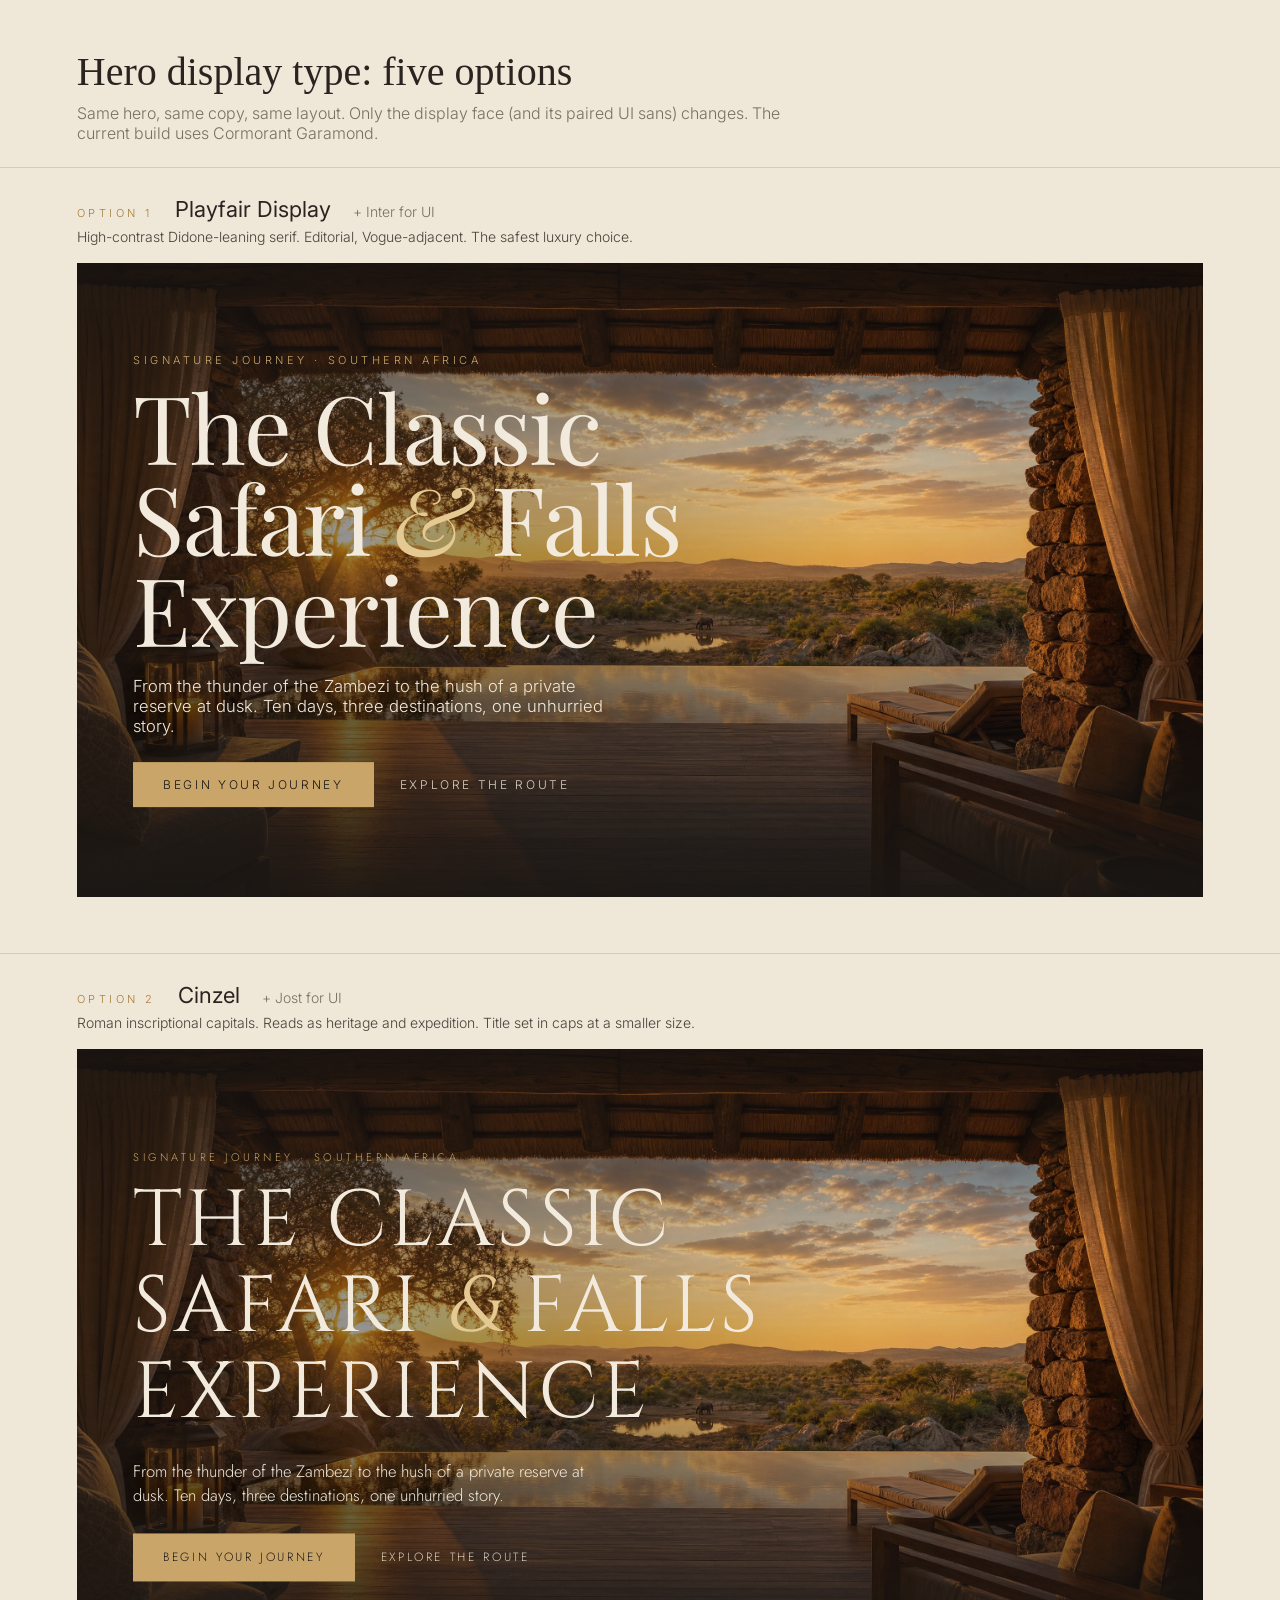
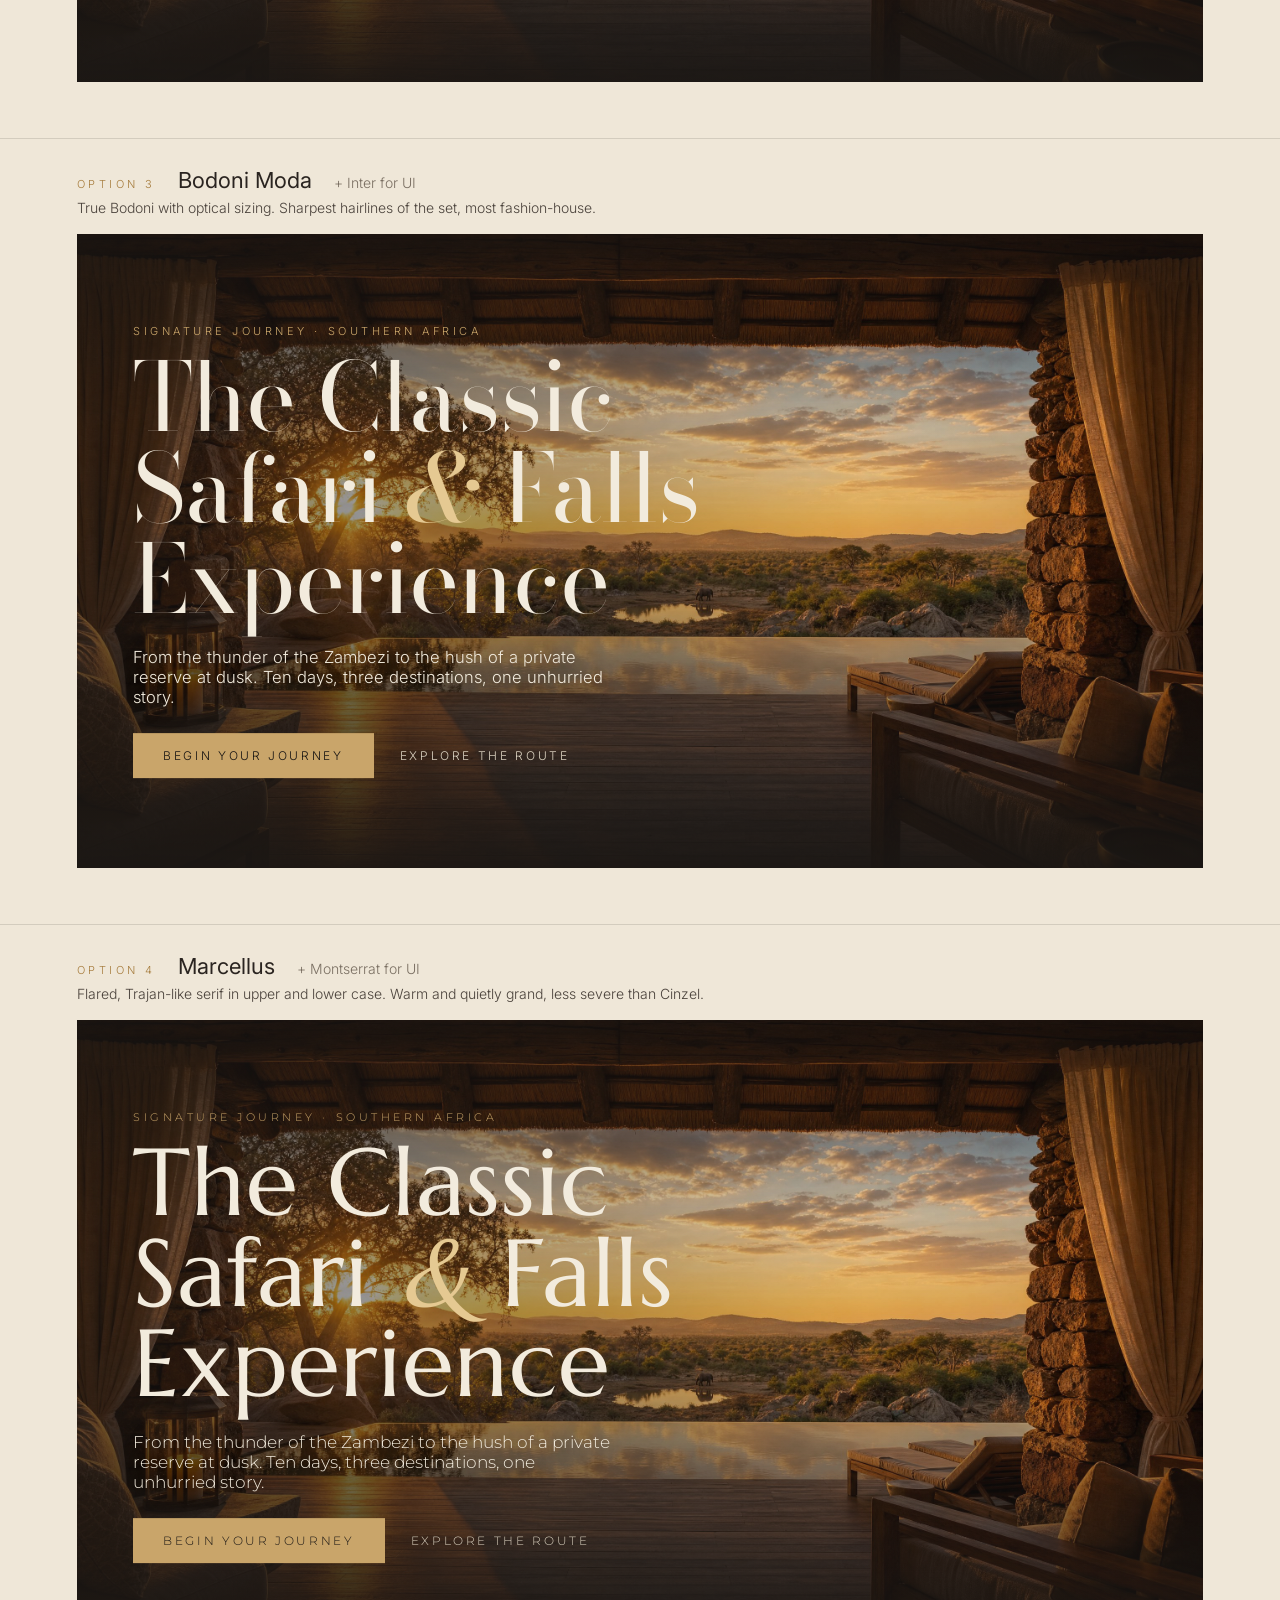
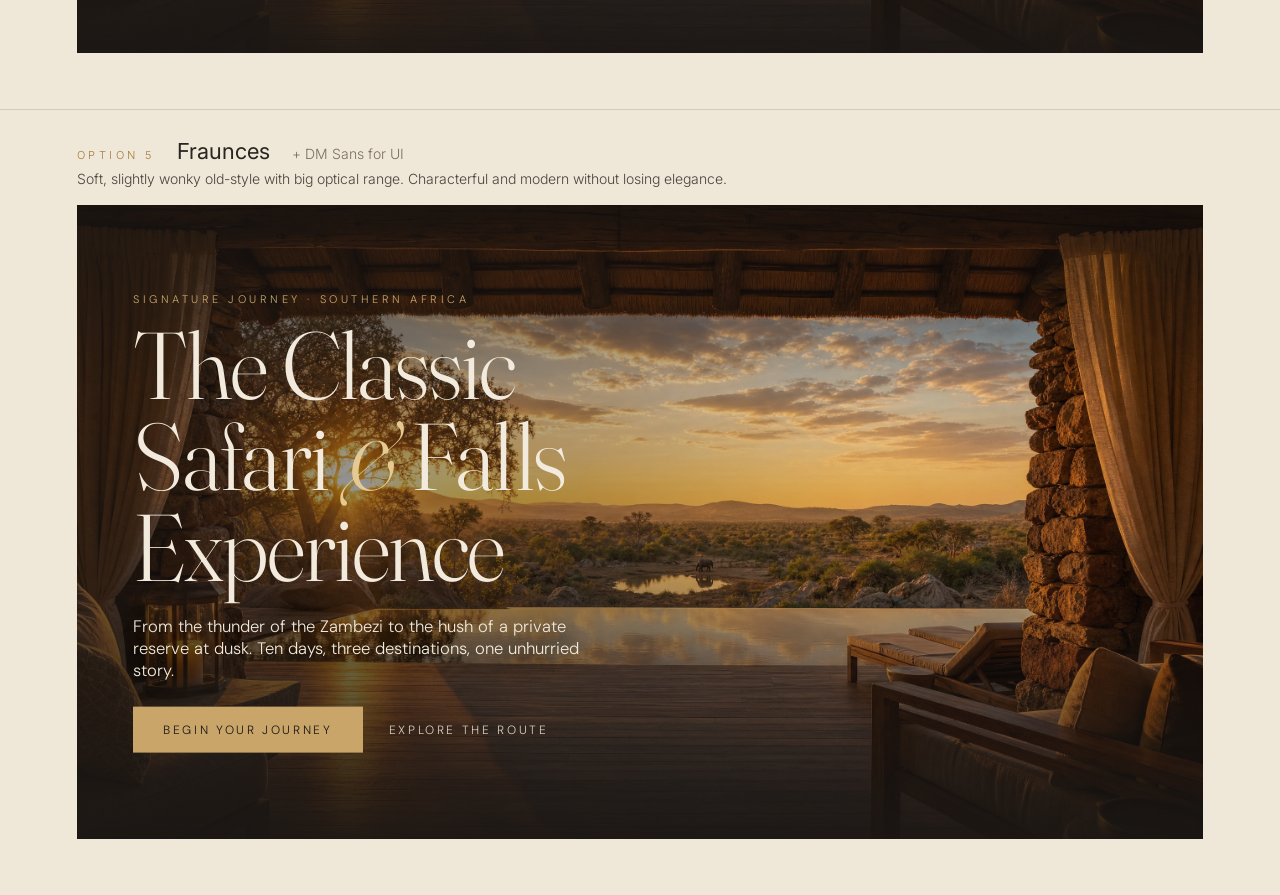
<file: font-options.html>
<!DOCTYPE html><html lang="en"><head><meta charset="utf-8"><meta name="viewport" content="width=device-width,initial-scale=1">
<title>GoKo hero — font options</title>
<link rel="preconnect" href="https://fonts.googleapis.com"><link rel="preconnect" href="https://fonts.gstatic.com" crossorigin>
<link href="https://fonts.googleapis.com/css2?family=Playfair+Display:ital,wght@0,400;0,500;1,400&family=Cinzel:wght@400;500&family=Bodoni+Moda:ital,opsz,wght@0,6..96,400;1,6..96,400&family=Marcellus&family=Fraunces:ital,opsz,wght@0,9..144,300;1,9..144,300&family=Inter:wght@300;400&family=Jost:wght@300;400&family=Montserrat:wght@300;400&family=DM+Sans:wght@300;400&display=swap" rel="stylesheet">
<style>
body{margin:0;background:#efe7d8;color:#2a2420;font-family:Inter,system-ui,sans-serif;font-weight:300}
header{padding:48px 6vw 24px}
header h2{font-family:"Cormorant Garamond",serif;font-weight:300;font-size:40px;margin:0 0 8px}
header p{margin:0;color:#7a6f62;max-width:720px}
.opt{padding:28px 6vw 56px;border-top:1px solid rgba(42,36,32,.14)}
.opt__label{display:grid;grid-template-columns:auto auto 1fr;gap:6px 22px;align-items:baseline;margin-bottom:18px}
.opt__label span{font-size:11px;letter-spacing:.32em;text-transform:uppercase;color:#a67c3d}
.opt__label strong{font-size:22px;font-weight:400}
.opt__label em{font-style:normal;color:#7a6f62;font-size:14px}
.opt__label p{grid-column:1/-1;margin:0;color:#4a423b;font-size:14px;max-width:760px}
.hero{position:relative;aspect-ratio:16/9;max-height:640px;overflow:hidden;background:#1b1714}
.hero img{position:absolute;inset:0;width:100%;height:100%;object-fit:cover;object-position:center 40%}
.shade{position:absolute;inset:0;background:linear-gradient(180deg,rgba(27,23,20,.55),rgba(27,23,20,.05) 30%,rgba(27,23,20,.15) 60%,rgba(27,23,20,.95)),linear-gradient(90deg,rgba(27,23,20,.55),rgba(27,23,20,.25) 45%,transparent 70%)}
.copy{position:absolute;left:5%;top:50%;transform:translateY(-50%);max-width:62%;color:#f2ebdd;font-family:var(--ui),Inter,sans-serif}
.eyebrow{font-size:11px;letter-spacing:.32em;text-transform:uppercase;color:#c9a56a;margin:0 0 14px}
h1{font-family:var(--display),serif;font-weight:var(--w);font-size:var(--fs,clamp(48px,7.4vw,112px));line-height:var(--lh,.96);letter-spacing:var(--ls);text-transform:var(--tt,none);margin:0 0 22px}
h1 i{font-style:italic;color:#e5c992}
.lede{font-size:clamp(15px,1.3vw,19px);max-width:480px;margin:0 0 26px;text-shadow:0 2px 24px rgba(0,0,0,.8)}
.btns{display:flex;gap:26px;align-items:center;font-size:12px;letter-spacing:.22em;text-transform:uppercase}
.btn{background:#c9a56a;color:#1b1714;padding:15px 30px}
.txt{color:#d9d0be}
</style></head><body>
<header><h2>Hero display type: five options</h2><p>Same hero, same copy, same layout. Only the display face (and its paired UI sans) changes. The current build uses Cormorant Garamond.</p></header>

<section class="opt">
  <div class="opt__label"><span>Option 1</span><strong>Playfair Display</strong><em>+ Inter for UI</em><p>High-contrast Didone-leaning serif. Editorial, Vogue-adjacent. The safest luxury choice.</p></div>
  <div class="hero" style="--display:'Playfair Display'; --ui:'Inter'; --w:400; --ls:-0.015em; ">
    <img src="assets/hero-lodge.jpg" alt="">
    <div class="shade"></div>
    <div class="copy">
      <p class="eyebrow">Signature Journey · Southern Africa</p>
      <h1>The Classic<br>Safari <i>&amp;</i> Falls<br>Experience</h1>
      <p class="lede">From the thunder of the Zambezi to the hush of a private reserve at dusk. Ten days, three destinations, one unhurried story.</p>
      <div class="btns"><span class="btn">Begin Your Journey</span><span class="txt">Explore the route</span></div>
    </div>
  </div>
</section>
<section class="opt">
  <div class="opt__label"><span>Option 2</span><strong>Cinzel</strong><em>+ Jost for UI</em><p>Roman inscriptional capitals. Reads as heritage and expedition. Title set in caps at a smaller size.</p></div>
  <div class="hero" style="--display:'Cinzel'; --ui:'Jost'; --w:400; --ls:0.04em; --tt:uppercase; --fs:clamp(44px,6.2vw,92px); --lh:1.08;">
    <img src="assets/hero-lodge.jpg" alt="">
    <div class="shade"></div>
    <div class="copy">
      <p class="eyebrow">Signature Journey · Southern Africa</p>
      <h1>The Classic<br>Safari <i>&amp;</i> Falls<br>Experience</h1>
      <p class="lede">From the thunder of the Zambezi to the hush of a private reserve at dusk. Ten days, three destinations, one unhurried story.</p>
      <div class="btns"><span class="btn">Begin Your Journey</span><span class="txt">Explore the route</span></div>
    </div>
  </div>
</section>
<section class="opt">
  <div class="opt__label"><span>Option 3</span><strong>Bodoni Moda</strong><em>+ Inter for UI</em><p>True Bodoni with optical sizing. Sharpest hairlines of the set, most fashion-house.</p></div>
  <div class="hero" style="--display:'Bodoni Moda'; --ui:'Inter'; --w:400; --ls:-0.01em; ">
    <img src="assets/hero-lodge.jpg" alt="">
    <div class="shade"></div>
    <div class="copy">
      <p class="eyebrow">Signature Journey · Southern Africa</p>
      <h1>The Classic<br>Safari <i>&amp;</i> Falls<br>Experience</h1>
      <p class="lede">From the thunder of the Zambezi to the hush of a private reserve at dusk. Ten days, three destinations, one unhurried story.</p>
      <div class="btns"><span class="btn">Begin Your Journey</span><span class="txt">Explore the route</span></div>
    </div>
  </div>
</section>
<section class="opt">
  <div class="opt__label"><span>Option 4</span><strong>Marcellus</strong><em>+ Montserrat for UI</em><p>Flared, Trajan-like serif in upper and lower case. Warm and quietly grand, less severe than Cinzel.</p></div>
  <div class="hero" style="--display:'Marcellus'; --ui:'Montserrat'; --w:400; --ls:0.01em; ">
    <img src="assets/hero-lodge.jpg" alt="">
    <div class="shade"></div>
    <div class="copy">
      <p class="eyebrow">Signature Journey · Southern Africa</p>
      <h1>The Classic<br>Safari <i>&amp;</i> Falls<br>Experience</h1>
      <p class="lede">From the thunder of the Zambezi to the hush of a private reserve at dusk. Ten days, three destinations, one unhurried story.</p>
      <div class="btns"><span class="btn">Begin Your Journey</span><span class="txt">Explore the route</span></div>
    </div>
  </div>
</section>
<section class="opt">
  <div class="opt__label"><span>Option 5</span><strong>Fraunces</strong><em>+ DM Sans for UI</em><p>Soft, slightly wonky old-style with big optical range. Characterful and modern without losing elegance.</p></div>
  <div class="hero" style="--display:'Fraunces'; --ui:'DM Sans'; --w:300; --ls:-0.02em; ">
    <img src="assets/hero-lodge.jpg" alt="">
    <div class="shade"></div>
    <div class="copy">
      <p class="eyebrow">Signature Journey · Southern Africa</p>
      <h1>The Classic<br>Safari <i>&amp;</i> Falls<br>Experience</h1>
      <p class="lede">From the thunder of the Zambezi to the hush of a private reserve at dusk. Ten days, three destinations, one unhurried story.</p>
      <div class="btns"><span class="btn">Begin Your Journey</span><span class="txt">Explore the route</span></div>
    </div>
  </div>
</section>
</body></html>
</file>
